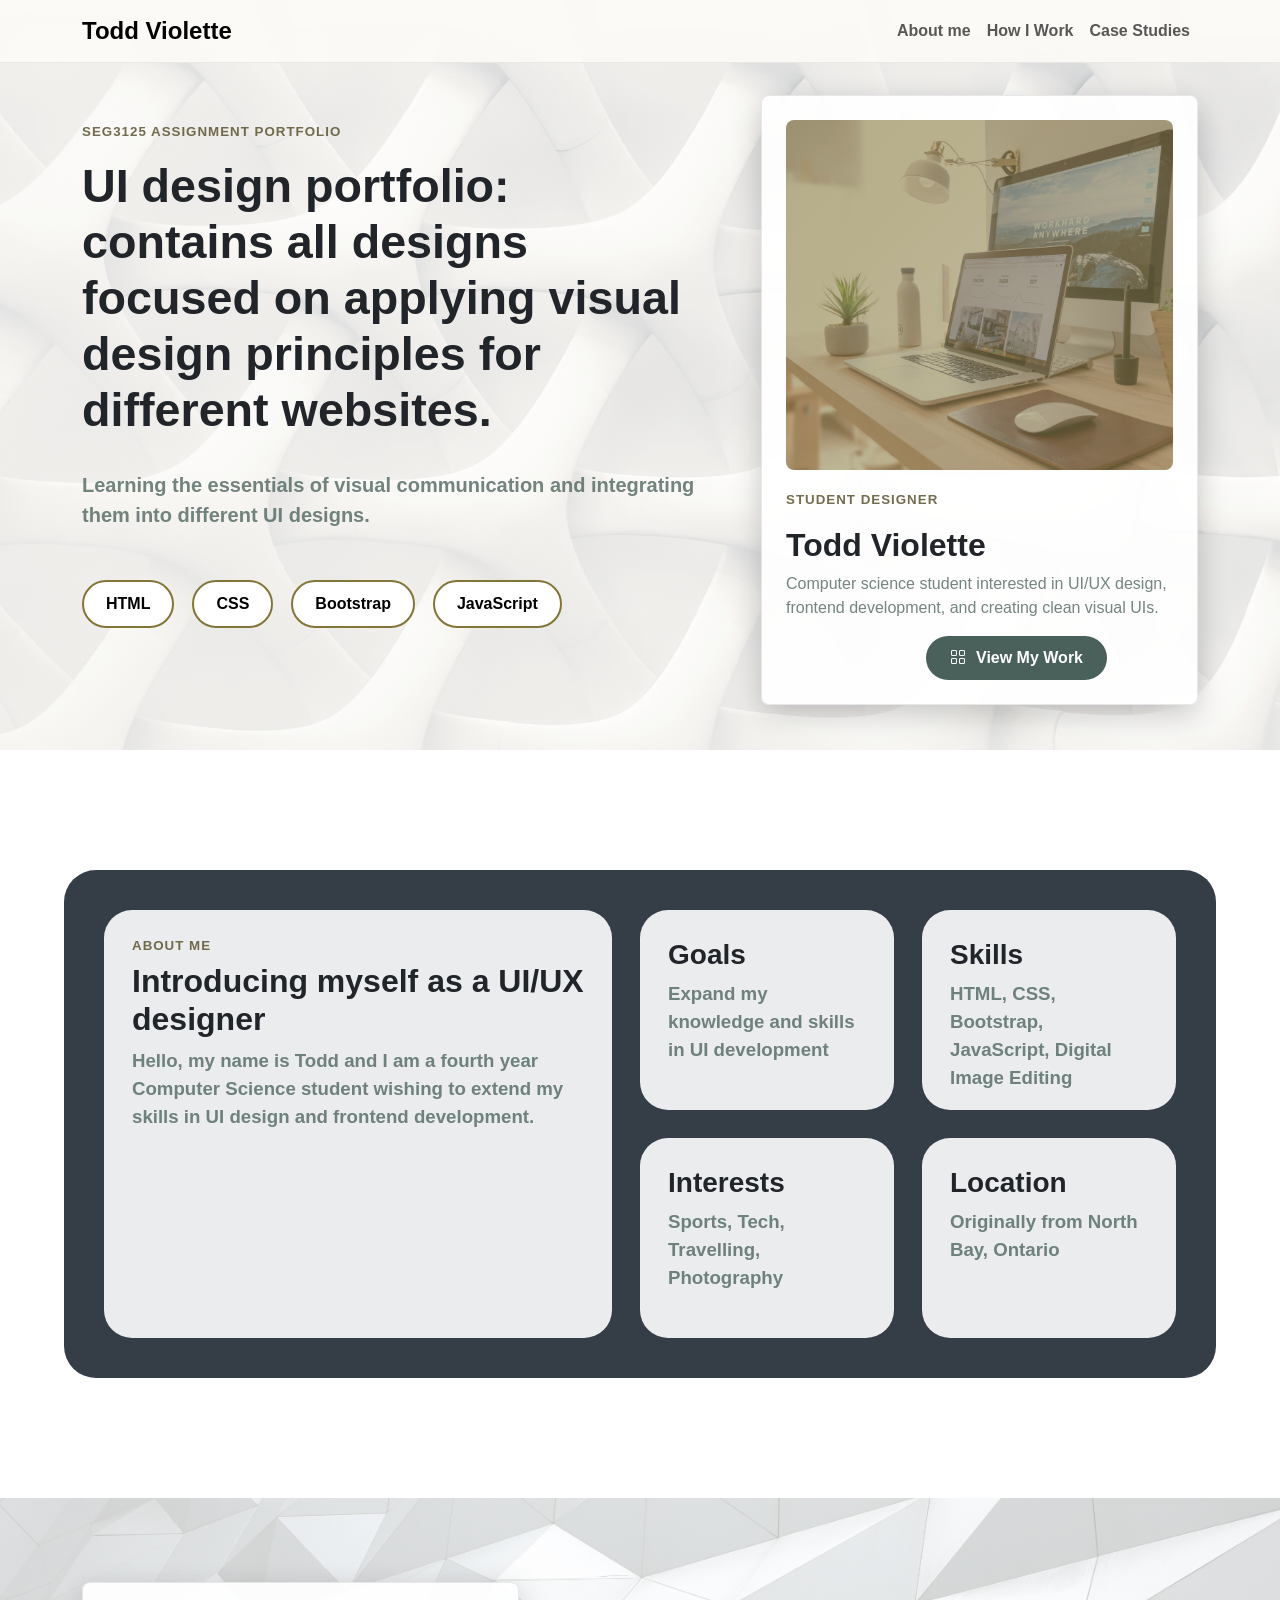
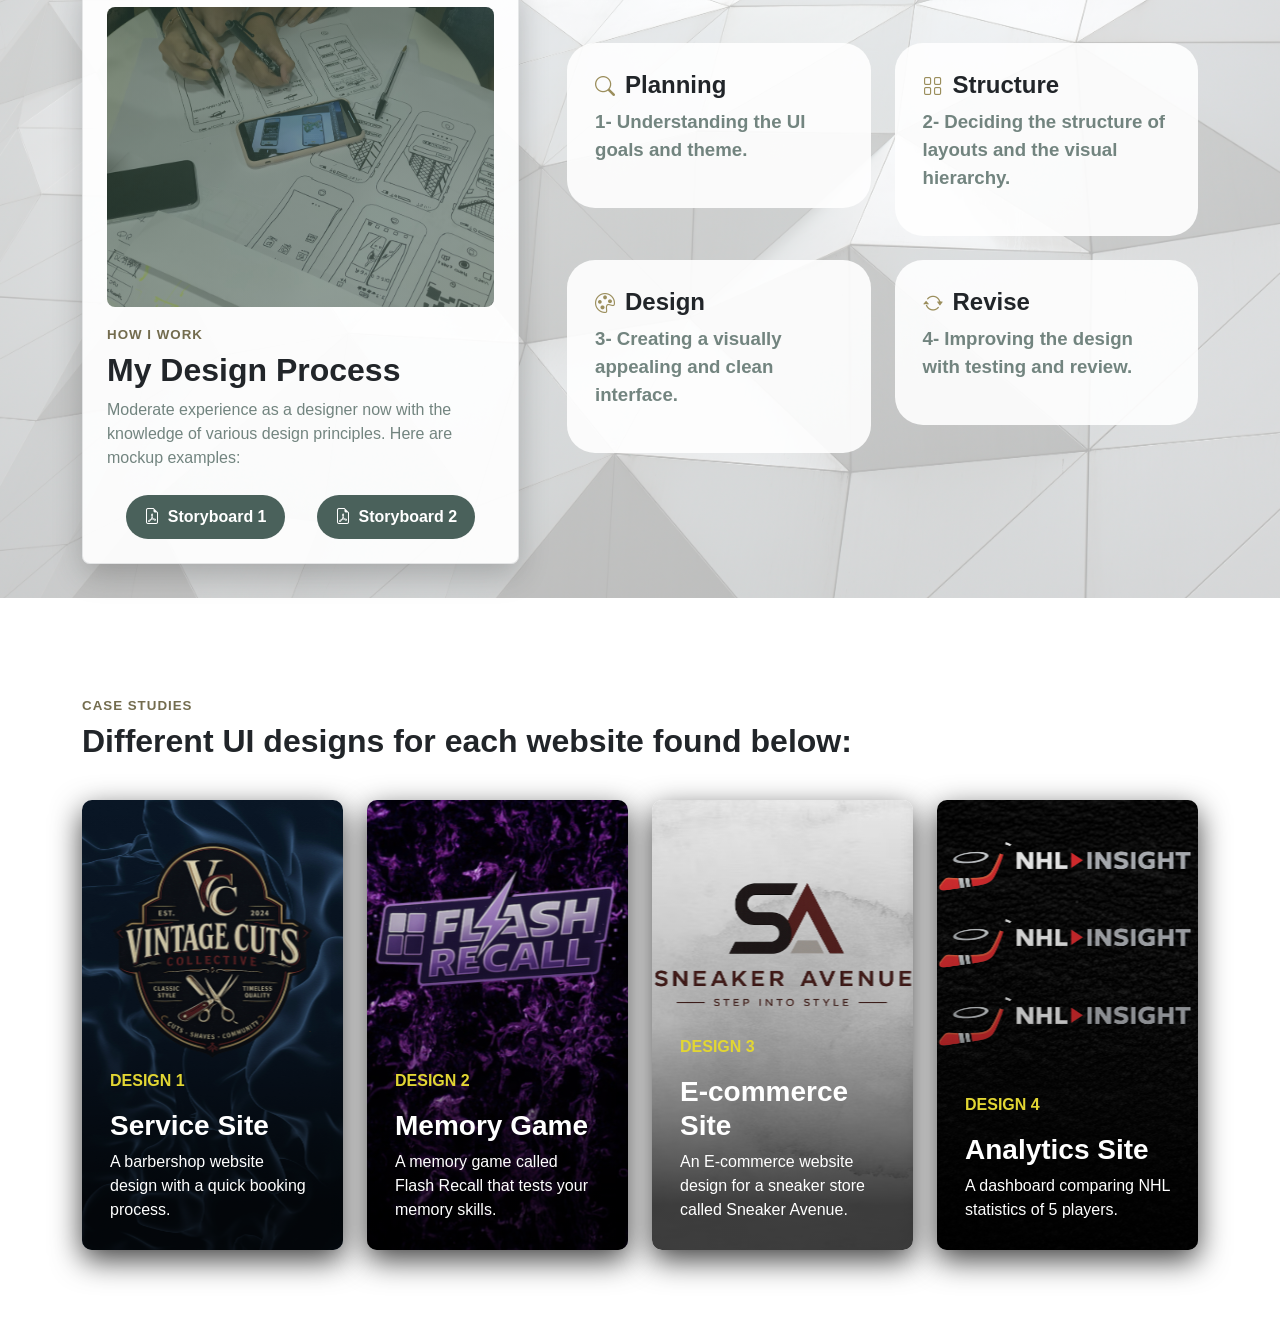
<file: index.html>
<!DOCTYPE html>
<html lang="en">
    <head>
        <meta charset="UTF-8">
        <meta name="viewport" content="width=device-width, initial-scale=1.0">
        <link rel="preconnect" href="https://cdn.jsdelivr.net">
        <link href="https://cdn.jsdelivr.net/npm/bootstrap@5.3.8/dist/css/bootstrap.min.css" rel="stylesheet">
        <link rel="stylesheet" href="assets/styles.css">
        <link rel="stylesheet" href="https://cdn.jsdelivr.net/npm/bootstrap-icons@1.11.3/font/bootstrap-icons.min.css">
        <title>Todd Violette | UI Design Portfolio</title>

        
    
    </head>
    <body>

        <nav class="navbar navbar-expand-lg fixed-top">
            <div class="container">
                <a class="navbar-brand" href="#top">Todd Violette</a>

                <button class="navbar-toggler" type="button" data-bs-toggle="collapse" data-bs-target="#navbarNav">
                    <span class="navbar-toggler-icon"></span>
                </button>

                <div class="nav-right collapse navbar-collapse justify-content-end" id="navbarNav">
                    <ul class="navbar-nav ms-auto">
                        <li><a class="nav-link" href="#about">About me</a></li>
                        <li><a class="nav-link" href="#process">How I Work</a></li>
                        <li><a class="nav-link" href="#my-work">Case Studies</a></li>
                    </ul>
                </div>
            </div>
        </nav>

        <section class="intro-section" id="top">
            <div class="container">
                <div class="row align-items-center g-5">
                    <div class="col-lg-7 col-12">
                        <p class="intro-title">SEG3125 ASSIGNMENT PORTFOLIO</p>
                        <h1>UI design portfolio: contains all designs focused on applying visual design principles for different websites.</h1>
                        <br>
                        <p class="intro-text">
                            Learning the essentials of visual communication and integrating them into different UI designs. 
                        </p>
                        <div class="skill-tags">
                            <span>HTML</span>
                            <span>CSS</span>
                            <span>Bootstrap</span>
                            <span>JavaScript</span>
                        </div>
                    </div>
                    <div class="col-lg-5 col-12">
                        <div class="picture-panel">
                            <div class="panel-image"></div>
                            <div>
                                <p class="panel-label">STUDENT DESIGNER</p>
                                <h2>Todd Violette</h2>
                                <p style="color: rgba(74, 97, 91, 0.772);">Computer science student interested in UI/UX design, frontend development, and creating clean visual UIs.</p>
                                <a href="#my-work" class="work-button">
                                    <i class="bi bi-grid"></i>
                                    View My Work
                                </a>
                            </div>
                        </div>
                    </div>
                </div>
            </div>
        </section>

        <div id="about"></div>
        <section class="about-grid-section">
            <div class="grid-card intro-card">
                <h4 class="panel-label">ABOUT ME</h4>
                <h2>Introducing myself as a UI/UX designer</h2>
                <p>
                    Hello, my name is Todd and I am a fourth year Computer Science student
                    wishing to extend my skills in UI design and frontend development. 
                </p>
            </div>
            <div class="grid-card">
                <h3>Goals</h3>
                <p>Expand my knowledge and skills in UI development</p>
            </div>
            <div class="grid-card">
                <h3>Skills</h3>
                <p>HTML, CSS, Bootstrap, JavaScript, Digital Image Editing</p>
            </div>

            <div class="grid-card">
                <h3>Interests</h3>
                <p>Sports, Tech, Travelling, Photography</p>
            </div>
            <div class="grid-card">
                <h3>Location</h3>
                <p>Originally from North Bay, Ontario</p>
            </div>
        </section>

        <section class="process-section" id="process">
            <div class="container">
                <div class="row align-items-center g-5">
                    <div class="col-12 col-lg-5">
                        <div class="picture-panel">
                            <div class="process-image"></div>
                            <div>
                                <h4 class="panel-label">HOW I WORK</h4>
                                <h2>My Design Process</h2>
                                <p style="color: rgba(74, 97, 91, 0.772);">
                                    Moderate experience as a designer now with the knowledge of various design principles.
                                    Here are mockup examples: 
                                </p>
                            </div>

                             <div class="storyboard-links">
                                <a href="assets/mockups-barber.pdf" target="_blank" class="storyboard-button">
                                    <i class="bi bi-file-earmark-pdf"></i>
                                    Storyboard 1
                                </a>

                                <a href="assets/mockups-memory.pdf" target="_blank" class="storyboard-button">
                                    <i class="bi bi-file-earmark-pdf"></i>
                                    Storyboard 2
                                </a>
                            </div>
                        </div>
                    </div>

                    <div class="col-12 col-lg-7">
                        <div class="row g-4">
                            <div class="col-12 col-md-6">
                                <div class="grid-card">
                                    <h4><i class="bi bi-search"></i>Planning</h4>
                                    <p>1- Understanding the UI goals and theme.</p>
                                </div>
                            </div>

                            <div class="col-12 col-md-6">
                                <div class="grid-card">
                                    <h4> <i class="bi bi-grid"></i>Structure</h4>
                                    <p>2- Deciding the structure of layouts and the visual hierarchy.</p>
                                </div>
                            </div>

                            <div class="col-12 col-md-6">
                                <div class="grid-card">
                                    <h4><i class="bi bi-palette"></i>Design</h4>
                                    <p>3- Creating a visually appealing and clean interface.</p>
                                </div>
                            </div>

                            <div class="col-12 col-md-6">
                                <div class="grid-card">
                                    <h4><i class="bi bi-arrow-repeat"></i>Revise</h4>
                                    <p>4- Improving the design with testing and review.</p>
                                </div>
                            </div>

                        </div>
                    </div>
                </div>
            </div>

        </section>

        <section class="case-studies" id="my-work">
            <div class="container">
                <h4 class="panel-label" style="margin-top: 100px;">CASE STUDIES</h4>
                <h2>Different UI designs for each website found below:</h2>

                <div class="row g-4 mt-3">
                    <div class="col-12 col-md-6 col-lg-3">
                        <a class="case-card service-image" href="https://vintage-cuts.netlify.app/" target="_blank">
                            <div class="case-content">
                                <p>DESIGN 1</p>
                                <h3>Service Site</h3>
                                <span>A barbershop website design with a quick booking process.</span>
                                
                            </div>
                        </a>
                    </div>

                    <div class="col-12 col-md-6 col-lg-3">
                        <a class="case-card game-image" href="https://flashrecallll.netlify.app/" target="_blank">
                            <div class="case-content">
                                <p>DESIGN 2</p>
                                <h3>Memory Game</h3>
                                <span>A memory game called Flash Recall that tests your memory skills.</span>
                                
                            </div>
                        </a>
                    </div>

                    <div class="col-12 col-md-6 col-lg-3">
                        <a class="case-card ecommerce-image" href="https://sneaker-avenue.netlify.app/" target="_blank">
                            <div class="case-content">
                                <p>DESIGN 3</p>
                                <h3>E-commerce Site</h3>
                                <span>An E-commerce website design for a sneaker store called Sneaker Avenue.</span>
                                
                            </div>
                        </a>
                    </div>

                    <div class="col-12 col-md-6 col-lg-3">
                        <a class="case-card analytics-image" href="https://nhl-insight.netlify.app/">
                            <div class="case-content">
                                <p>DESIGN 4</p>
                                <h3>Analytics Site</h3>
                                <span>A dashboard comparing NHL statistics of 5 players.</span>
                            </div>
                        </a>
                    </div>
                </div>
            </div>
        </section>


        <br><br><br>
        <script src="https://cdn.jsdelivr.net/npm/bootstrap@5.3.8/dist/js/bootstrap.bundle.min.js"></script>
    </body>
</html>
</file>
<file: assets/styles.css>
html {
    scroll-behavior: smooth;
}

body {
    background: var(--paper);
    font-family:'Gill Sans', 'Gill Sans MT', Calibri, 'Trebuchet MS', sans-serif;

}

.navbar {
    background: rgba(251, 250, 247, 0.94);
    border-bottom: 1px solid rgba(23, 32, 38, 0.08);

}

.navbar-brand {
    font-weight: 800;
    font-size: 24px;
    font-family: Arial, Helvetica, sans-serif;
}
.nav-link {
    font-weight: 600;
    
}
.nav-link:hover{
    color: rgb(155, 136, 54);
}

.intro-section {
    min-height: 750px;
    display: flex;
    align-items: center;
    background:
        linear-gradient(135deg, rgba(251, 250, 247, 0.655), rgba(251, 250, 247, 0.55)),
        url("background.jpg") center / cover;
}

.intro-title, .panel-label {
    color: rgba(83, 75, 38, 0.816);
    font-size: 10pt;
    font-weight: bold;
    letter-spacing: 1px;
}

h1 {
    font-weight: bold;
    font-size: 35pt;
}

h2, h3, h4 {
    font-weight: bold;
}

.intro-text {
    color: rgba(74, 97, 91, 0.772);
    font-weight: bold;
    font-size: 15pt;
    max-width: 650px;
}

.skill-tags {
    display: flex;
    gap: 18px;
    flex-wrap: wrap;
    margin-top: 50px;
}

.skill-tags span {
    padding: 10px 22px;
    border: 2px solid #837538;
    border-radius: 999px;
    font-size: 16px;
    font-weight: 700;
    color: black;
    background-color: white;
}

.picture-panel {
    background: rgba(255, 255, 255, 0.92);
    border: 1px solid rgba(23, 32, 38, 0.1);
    border-radius: 8px;
    box-shadow: 0 10px 30px rgba(0, 0, 0, 0.208);
    padding: 24px;
    margin-top: 50px;
}

.panel-image{
    width: 100%;
    height: 350px;
    border-radius: 8px;
    background:
        linear-gradient(135deg,rgba(131, 117, 56, 0.599),rgba(155, 142, 92, 0.598)),
        url("set-up.jpg") center / cover;
    display: grid;
    place-items: center;
    margin-bottom: 20px;

}

.process-image {
    width: 100%;
    height: 300px;
    border-radius: 8px;
    background:
        linear-gradient(135deg,rgba(47, 72, 61, 0.6),rgba(74, 97, 91, 0.6)),
        url("process.jpg") center / cover;
    display: grid;
    place-items: center;
    margin-bottom: 20px;
}


.work-button {
    display: inline-flex;
    align-items: center;
    background-color: rgb(74, 97, 91);
    color: white;
    font-weight: 600;
    text-decoration: none;
    border-radius: 999px;
    margin-left: 140px;
    gap: 10px;
    padding: 10px 24px;
    transition: 0.3s;

}

.work-button:hover {
    background-color: rgb(47, 72, 61);
    transform: translateY(-2px);
    transition: 0.3s;
}

.about-grid-section {
    width: 90%;
    margin: 120px auto;
    background-color: #17202add;
    border-radius: 32px;
    padding: 40px;

    display: grid;
    grid-template-columns: 2fr 1fr 1fr;
    grid-template-rows: 200px 200px;
    gap: 28px;
}

.grid-card {
    background: rgba(255, 255, 255, 0.9);
    border-radius: 28px;
    padding: 28px;
    overflow: hidden;
    transition: 0.3s;
}

.intro-card {
    grid-row: span 2;
}

.grid-card p {
    color: rgba(74, 97, 91, 0.772);
    font-size: 14pt;
    font-weight: 600;
}

.grid-card:hover, .case-card:hover {
    transform: translateY(-10px);
    transition: 0.3s;
}

.process-section {
    min-height: 700px;
    display: flex;
    align-items: center;
    background:
        linear-gradient(135deg, rgba(255, 255, 255, 0.75), rgba(255, 255, 255, 0.7)),
        url("background2.jpg") center / cover;


}

.storyboard-links {
    display: flex;
    gap: 32px;
    margin-top: 25px;
    justify-content: center;
}

.storyboard-button {
    display: inline-flex;
    align-items: center;
    gap: 8px;
    padding: 10px 18px;
    background-color: rgb(74, 97, 91);
    color: white;
    text-decoration: none;
    border-radius: 999px;
    font-weight: 600;
    transition: 0.3s;
}

.storyboard-button:hover {
    background-color: rgb(47, 72, 61);
    transform: translateY(-2px);
    transition: 0.3s;
}

.grid-card i {
    color: rgb(155, 142, 92);
    margin-right: 10px;
    font-size: 20px;
}

.case-card {
    min-height: 450px;
    border-radius: 10px;
    padding: 28px;
    position: relative;
    overflow: hidden;
    display: flex;
    flex-direction: column;
    justify-content: flex-end;
    text-decoration: none;
    background-size: cover;
    background-position: center;
    box-shadow: 0 10px 30px rgba(0, 0, 0, 0.75);
    transition: 0.3s;
}

.case-card::before {
    content: "";
    position: absolute;
    inset: 0;
    background: linear-gradient(
        to top,
        rgba(0,0,0,0.75) 10%,
        rgba(0, 0, 0, 0.25) 50%,
        rgba(0,0,0,0.05) 100%
  );
    z-index: 1;
}


.service-image {
    background-image: url("barbershop.jpg");
    
}

.game-image {
    background-image: url("memory.jpg");

}

.ecommerce-image {
    background-image: url("ecommerce.jpg");

}

.analytics-image {
    background-image: url("analytics.jpg");

}

.case-content {
  position: relative;
  z-index: 2;
}

.case-content p {
    color: #e2d633;
    font-weight: bold;
    
}

.case-content h3, .case-content span {
    color: white;

}
</file>
